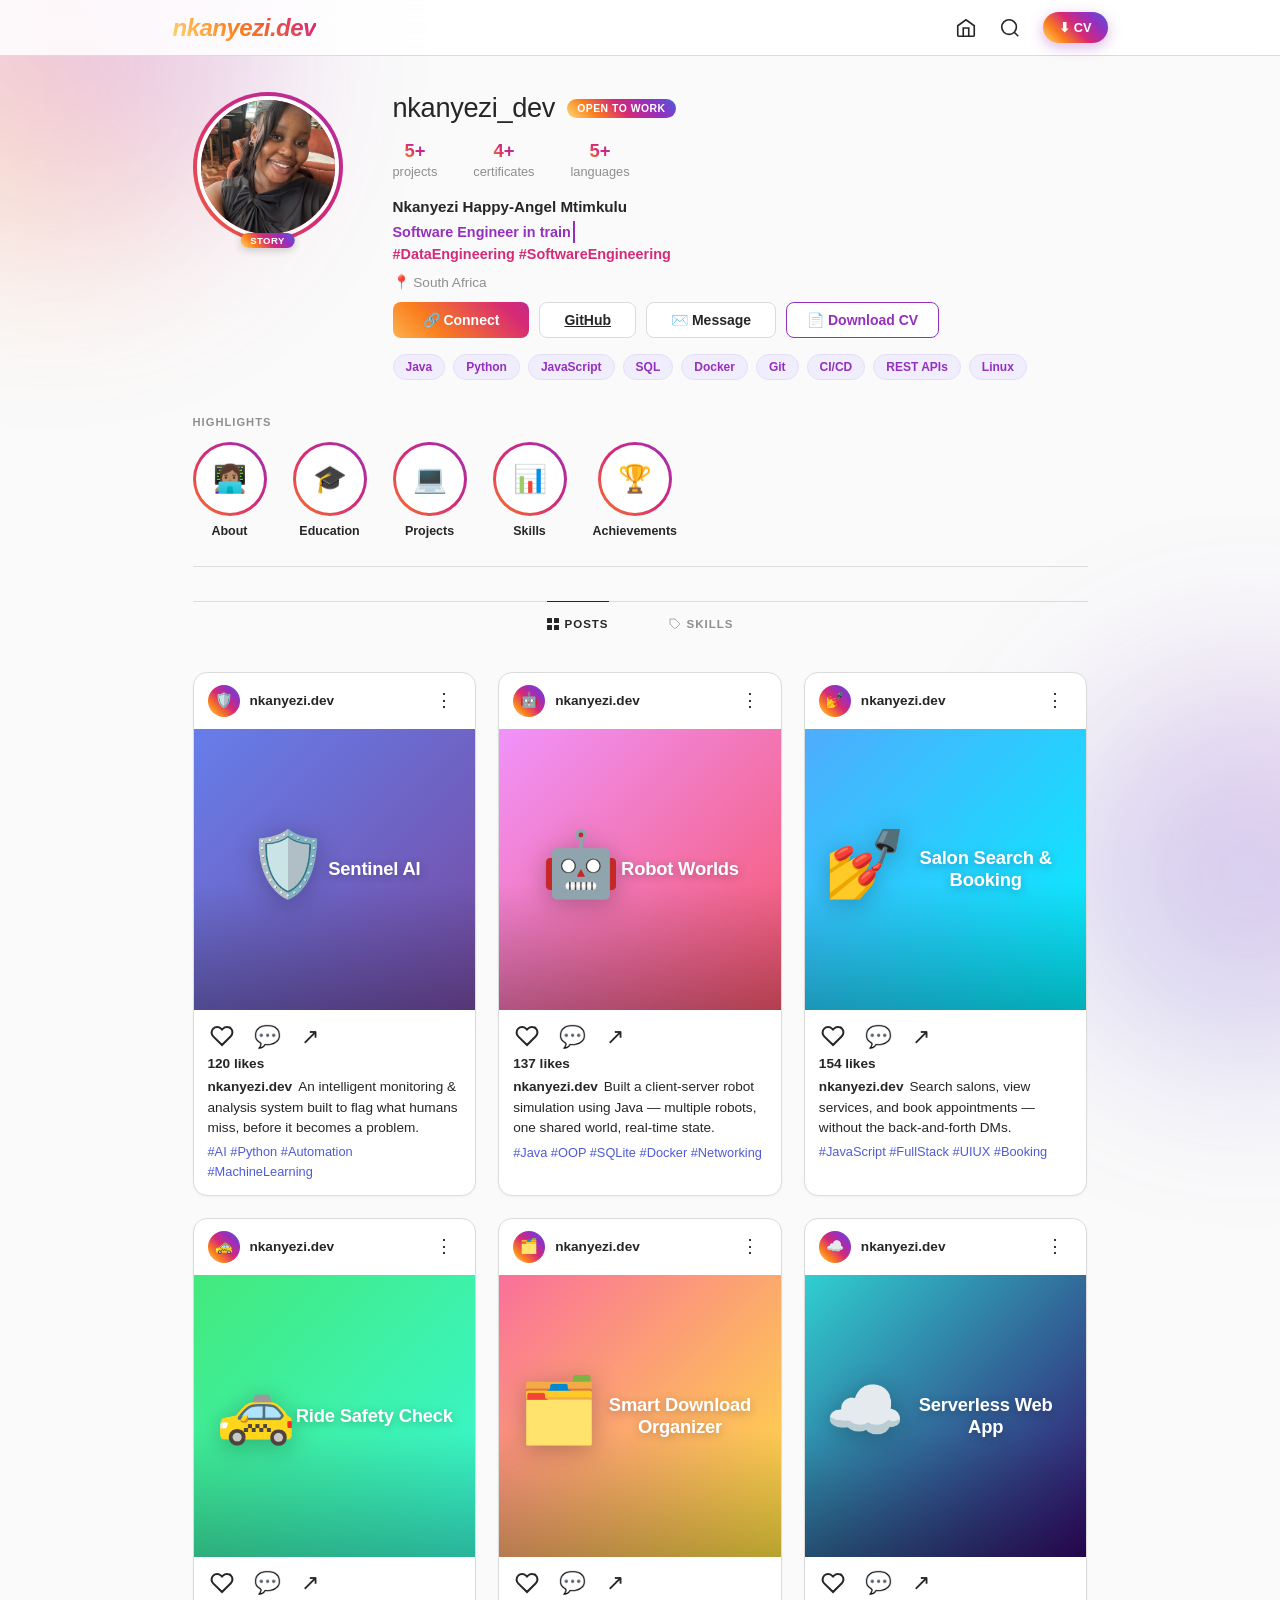
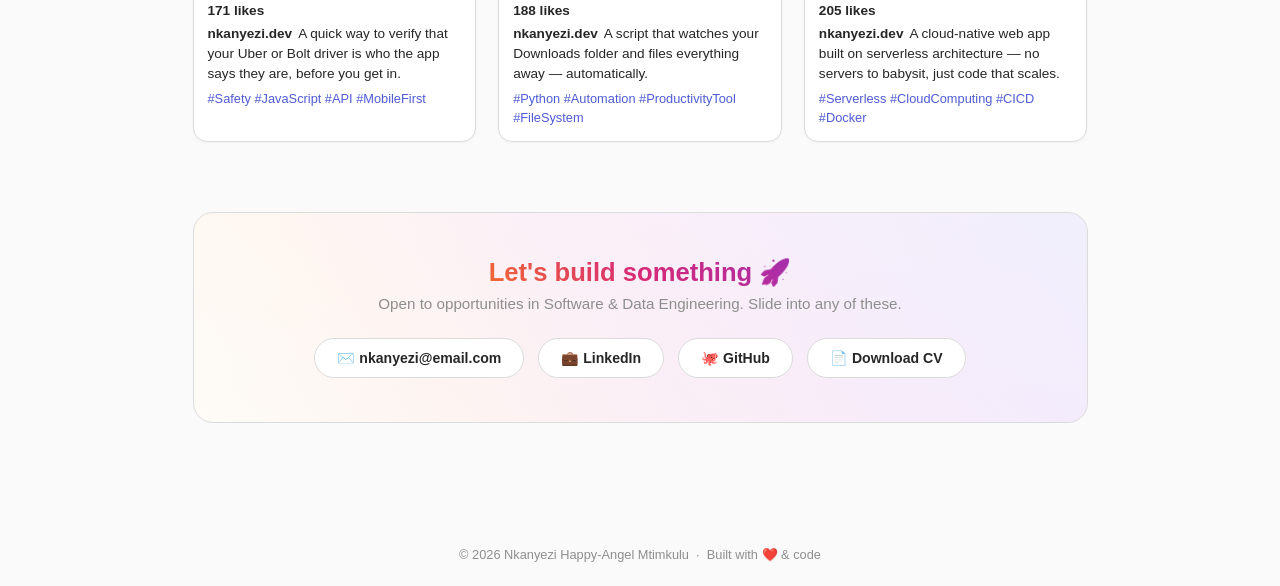
<file: Nkanyezi_portfolio.html>
<!DOCTYPE html>
<html lang="en">
<head>
  <meta charset="UTF-8" />
  <meta name="viewport" content="width=device-width, initial-scale=1.0" />
  <title>nkanyezi.dev</title>
  <link rel="stylesheet" href="stylePortfolio.css">
</head>

<body>
    <body>
<div class="blob blob-1"></div>
<div class="blob blob-2"></div>
 
<!-- NAV -->
<nav>
  <div class="nav-inner">
    <a class="nav-logo" href="#">nkanyezi.dev</a>
    <div class="nav-icons">
      <svg width="22" height="22" fill="none" stroke="currentColor" stroke-width="1.8" viewBox="0 0 24 24"><path d="M3 9.5L12 3l9 6.5V20a1 1 0 01-1 1H4a1 1 0 01-1-1V9.5z"/><path d="M9 21V12h6v9"/></svg>
      <svg width="22" height="22" fill="none" stroke="currentColor" stroke-width="1.8" viewBox="0 0 24 24"><circle cx="11" cy="11" r="8"/><line x1="21" y1="21" x2="16.65" y2="16.65"/></svg>
      <a class="nav-cv-btn" id="navCvBtn" href="Nkanyezi_Mtimkulu_CV.pdf" download>⬇ CV</a>
    </div>
  </div>
</nav>
 
<main>
 
  <!-- PROFILE HEADER -->
  <div class="profile-header">
    <div class="avatar-wrap" id="avatarOpenStory" title="Tap to view my story">
      <img src="[data-uri]" alt="Nkanyezi Mtimkulu">
    </div>
 
    <div class="profile-info">
      <div class="profile-username">
        nkanyezi_dev
        <span class="badge">Open to Work</span>
      </div>
 
      <div class="profile-stats">
        <div class="stat"><span class="stat-num">5+</span><span class="stat-label">projects</span></div>
        <div class="stat"><span class="stat-num">4+</span><span class="stat-label">certificates</span></div>
        <div class="stat"><span class="stat-num">5+</span><span class="stat-label">languages</span></div>
      </div>
 
      <div class="profile-name">Nkanyezi Happy-Angel Mtimkulu</div>
      <div class="profile-bio">
        <span class="bio-rotating" id="bioRotating"></span><br>
        <span class="tag">#DataEngineering</span> <span class="tag">#SoftwareEngineering</span>
      </div>
      <div class="profile-location">📍 South Africa</div>
 
      <div class="profile-links">
        <a href="https://www.linkedin.com/in/nkanyezi-mtimkulu" target="_blank" class="btn-connect">🔗 Connect</a>
        <a href="https://github.com/Nkanyezi016" target="_blank" class="btn-msg">GitHub</a>
        <button class="btn-msg" id="messageBtn">✉️ Message</button>
        <a href="cv-nkanyezi-mtimkulu.pdf" download class="btn-cv">📄 Download CV</a>
      </div>
 
      <div class="skills-row">
        <span class="skill-pill">Java</span>
        <span class="skill-pill">Python</span>
        <span class="skill-pill">JavaScript</span>
        <span class="skill-pill">SQL</span>
        <span class="skill-pill">Docker</span>
        <span class="skill-pill">Git</span>
        <span class="skill-pill">CI/CD</span>
        <span class="skill-pill">REST APIs</span>
        <span class="skill-pill">Linux</span>
      </div>
    </div>
  </div>
 
  <!-- HIGHLIGHTS = NAVIGATION -->
  <div class="stories-section">
    <div class="stories-label">Highlights</div>
    <div class="stories-row">
      <button class="story-item" data-story="about">
        <div class="story-ring"><div class="story-inner">👩🏽‍💻</div></div>
        <span class="story-label">About</span>
      </button>
      <button class="story-item" data-story="education">
        <div class="story-ring"><div class="story-inner">🎓</div></div>
        <span class="story-label">Education</span>
      </button>
      <button class="story-item" data-story="projects">
        <div class="story-ring"><div class="story-inner">💻</div></div>
        <span class="story-label">Projects</span>
      </button>
      <button class="story-item" data-story="skills">
        <div class="story-ring"><div class="story-inner">📊</div></div>
        <span class="story-label">Skills</span>
      </button>
      <button class="story-item" data-story="achievements">
        <div class="story-ring"><div class="story-inner">🏆</div></div>
        <span class="story-label">Achievements</span>
      </button>
    </div>
  </div>
 
  <!-- TABS -->
  <div class="tab-row">
    <div class="tab active" data-tab="posts">
      <svg width="12" height="12" fill="currentColor" viewBox="0 0 12 12"><rect width="5" height="5" rx="0.5"/><rect x="7" width="5" height="5" rx="0.5"/><rect y="7" width="5" height="5" rx="0.5"/><rect x="7" y="7" width="5" height="5" rx="0.5"/></svg>
      Posts
    </div>
    <div class="tab" data-tab="skills">
      <svg width="12" height="12" fill="none" stroke="currentColor" stroke-width="1.5" viewBox="0 0 24 24"><path d="M20.59 13.41l-7.17 7.17a2 2 0 01-2.83 0L2 12V2h10l8.59 8.59a2 2 0 010 2.82z"/><line x1="7" y1="7" x2="7.01" y2="7"/></svg>
      Skills
    </div>
  </div>
 
  <!-- POSTS PANEL -->
  <div class="tab-panel active" id="panel-posts">
    <div class="posts-grid" id="postsGrid"></div>
  </div>
 
  <!-- SKILLS PANEL -->
  <div class="tab-panel" id="panel-skills">
    <div class="skills-panel">
      <div class="skill-group">
        <h3>Languages</h3>
        <div class="skill-grid">
          <div class="skill-chip">☕ Java</div>
          <div class="skill-chip">🐍 Python</div>
          <div class="skill-chip">🌐 HTML</div>
          <div class="skill-chip">⚡ JavaScript</div>
          <div class="skill-chip">🎨 CSS</div>
          <div class="skill-chip">🗄️ SQL</div>
        </div>
      </div>
      <div class="skill-group">
        <h3>Tools &amp; Practices</h3>
        <div class="skill-grid">
          <div class="skill-chip">🔧 Git</div>
          <div class="skill-chip">🖥️ VS Code</div>
          <div class="skill-chip">🔁 CI/CD</div>
          <div class="skill-chip">🐳 Docker</div>
          <div class="skill-chip">🔌 REST APIs</div>
          <div class="skill-chip">🐧 Linux / CLI</div>
          <div class="skill-chip">📋 Agile / Scrum</div>
        </div>
      </div>
      <div class="skill-group">
        <h3>Engineering Mindset</h3>
        <div class="skill-grid">
          <div class="skill-chip">🧩 OOP</div>
          <div class="skill-chip">🧠 Problem Solving</div>
          <div class="skill-chip">🗂️ Data Structures &amp; Algorithms</div>
          <div class="skill-chip">🐞 Debugging &amp; Testing</div>
        </div>
      </div>
      <div class="skill-group">
        <h3>Analytical &amp; Soft Skills</h3>
        <div class="skill-grid">
          <div class="skill-chip">📈 Data Analysis</div>
          <div class="skill-chip">🎲 Statistical Modelling</div>
          <div class="skill-chip">🗣️ Communication</div>
          <div class="skill-chip">🤝 Teamwork</div>
        </div>
      </div>
    </div>
  </div>
 
  <!-- CONTACT -->
  <div id="contact">
    <div class="contact-inner">
      <h2>Let's build something 🚀</h2>
      <p>Open to opportunities in Software &amp; Data Engineering. Slide into any of these.</p>
      <div class="contact-links">
        <a class="contact-pill" href="mailto:nkanyezi@email.com">✉️ nkanyezi@email.com</a>
        <a class="contact-pill" href="https://www.linkedin.com/in/nkanyezi-mtimkulu" target="_blank">💼 LinkedIn</a>
        <a class="contact-pill" href="https://github.com/Nkanyezi016" target="_blank">🐙 GitHub</a>
        <a class="contact-pill" href="cv-nkanyezi-mtimkulu.pdf" download>📄 Download CV</a>
      </div>
    </div>
  </div>
 
</main>
 
<footer>
  <p>© 2026 Nkanyezi Happy-Angel Mtimkulu &nbsp;·&nbsp; Built with ❤️ &amp; code</p>
</footer>
 
<!-- STORY VIEWER -->
<div class="story-overlay" id="storyOverlay">
  <div class="story-frame">
    <div class="story-bars" id="storyBars"></div>
    <div class="story-top">
      <div class="story-top-left">
        <div class="story-avatar-mini">✨</div>
        <span class="story-username" id="storyUsername">nkanyezi_dev</span>
      </div>
      <button class="story-close" id="storyClose">✕</button>
    </div>
    <div class="story-body" id="storyBody">
      <div class="story-nav-zone left" id="storyPrev"></div>
      <div class="story-nav-zone right" id="storyNext"></div>
      <!-- slides injected here -->
    </div>
  </div>
</div>
 
<!-- COMMENT MODAL -->
<div class="modal-overlay" id="commentModal">
  <div class="modal-box">
    <button class="modal-close" data-close>✕</button>
    <div class="modal-header-bar">Project details</div>
    <div class="modal-content" id="commentContent"></div>
  </div>
</div>
 
<!-- SHARE MODAL -->
<div class="modal-overlay" id="shareModal">
  <div class="modal-box">
    <button class="modal-close" data-close>✕</button>
    <div class="modal-header-bar">Share</div>
    <div class="modal-content" id="shareContent"></div>
  </div>
</div>
 
<!-- INFO (⋮) MODAL -->
<div class="modal-overlay" id="infoModal">
  <div class="modal-box">
    <button class="modal-close" data-close>✕</button>
    <div class="modal-header-bar">Project info</div>
    <div class="modal-content" id="infoContent"></div>
  </div>
</div>
 
<!-- CASE STUDY MODAL -->
<div class="modal-overlay" id="caseModal">
  <div class="modal-box" style="max-width:560px;">
    <button class="modal-close" data-close>✕</button>
    <div id="caseContent"></div>
  </div>
</div>
 
<div class="toast" id="toast"></div>
    <script src="PortfolioActions.js"></script>
</body>
</html>
</file>
<file: stylePortfolio.css>
*, *::before, *::after { box-sizing: border-box; margin: 0; padding: 0; }

    :root{
  --ig-bg:#fafafa;
  --ig-white:#ffffff;
  --ig-border:#dbdbdb;
  --ig-text:#262626;
  --ig-secondary:#8e8e8e;
  --grad: linear-gradient(45deg,#feda75,#fa7e1e,#d62976,#962fbf,#4f5bd5);
  --grad-45: linear-gradient(45deg,#f09433,#e6683c,#dc2743,#cc2366,#bc1888);
  --purple:#962fbf;
  --blue:#4f5bd5;
  --pink:#d62976;
  --max-w:935px;
  --radius:14px;
}
*,*::before,*::after{box-sizing:border-box;margin:0;padding:0;}
html{scroll-behavior:smooth;}
body{
  font-family:-apple-system,BlinkMacSystemFont,'Segoe UI',Helvetica,Arial,sans-serif;
  background:var(--ig-bg);
  color:var(--ig-text);
  min-height:100vh;
  overflow-x:hidden;
}
/* ambient blobs for extravagance */
.blob{position:fixed;border-radius:50%;filter:blur(90px);opacity:.25;z-index:0;pointer-events:none;}
.blob-1{width:420px;height:420px;background:var(--grad);top:-160px;left:-160px;animation:float1 18s ease-in-out infinite;}
.blob-2{width:380px;height:380px;background:linear-gradient(45deg,#4f5bd5,#962fbf);bottom:-160px;right:-160px;animation:float2 22s ease-in-out infinite;}
@keyframes float1{0%,100%{transform:translate(0,0) scale(1);}50%{transform:translate(40px,60px) scale(1.15);}}
@keyframes float2{0%,100%{transform:translate(0,0) scale(1);}50%{transform:translate(-50px,-40px) scale(1.1);}}
 
/* NAV */
nav{position:sticky;top:0;z-index:100;background:rgba(255,255,255,.85);backdrop-filter:blur(12px);border-bottom:1px solid var(--ig-border);display:flex;align-items:center;justify-content:center;padding:0 20px;height:56px;}
.nav-inner{width:100%;max-width:var(--max-w);display:flex;align-items:center;justify-content:space-between;}
.nav-logo{font-size:1.5rem;font-weight:800;letter-spacing:-.5px;text-decoration:none;font-style:italic;background:var(--grad);-webkit-background-clip:text;background-clip:text;color:transparent;background-size:200% auto;animation:hue 6s linear infinite;}
@keyframes hue{0%{background-position:0% 50%;}100%{background-position:200% 50%;}}
.nav-icons{display:flex;gap:22px;align-items:center;color:var(--ig-text);}
.nav-icons svg{cursor:pointer;transition:transform .15s;}
.nav-icons svg:hover{transform:scale(1.12);}
.nav-cv-btn{display:flex;align-items:center;gap:6px;background:var(--grad);color:#fff;border:none;padding:8px 16px;border-radius:20px;font-size:.8rem;font-weight:700;cursor:pointer;text-decoration:none;box-shadow:0 4px 14px rgba(150,47,191,.35);transition:transform .15s,box-shadow .15s;}
.nav-cv-btn:hover{transform:translateY(-2px);box-shadow:0 8px 20px rgba(150,47,191,.45);}
 
main{max-width:var(--max-w);margin:0 auto;padding:36px 20px 60px;position:relative;z-index:1;}
 
/* PROFILE HEADER */
.profile-header{display:flex;align-items:flex-start;gap:50px;margin-bottom:36px;flex-wrap:wrap;}
.avatar-wrap{flex-shrink:0;width:150px;height:150px;padding:4px;border-radius:50%;background:var(--grad);background-size:300% 300%;animation:hue 5s linear infinite;display:flex;align-items:center;justify-content:center;cursor:pointer;position:relative;transition:transform .2s;}
.avatar-wrap:hover{transform:scale(1.04);}
.avatar-wrap::after{content:'story';position:absolute;bottom:-6px;left:50%;transform:translateX(-50%);background:var(--grad);color:#fff;font-size:.6rem;font-weight:700;padding:2px 10px;border-radius:10px;letter-spacing:.4px;text-transform:uppercase;box-shadow:0 2px 8px rgba(0,0,0,.2);}
.avatar-wrap img{width:100%;height:100%;border-radius:50%;object-fit:cover;border:4px solid var(--ig-white);}
.profile-info{flex:1;min-width:280px;}
.profile-username{font-size:1.7rem;font-weight:300;letter-spacing:-.3px;margin-bottom:16px;display:flex;align-items:center;gap:12px;flex-wrap:wrap;}
.badge{background:var(--grad);color:#fff;font-size:.65rem;font-weight:700;padding:4px 10px;border-radius:20px;letter-spacing:.5px;text-transform:uppercase;animation:pulse 2.4s ease-in-out infinite;}
@keyframes pulse{0%,100%{box-shadow:0 0 0 0 rgba(150,47,191,.45);}50%{box-shadow:0 0 0 6px rgba(150,47,191,0);}}
 
.profile-stats{display:flex;gap:36px;margin-bottom:18px;flex-wrap:wrap;}
.stat{text-align:center;cursor:default;}
.stat-num{font-weight:800;font-size:1.15rem;display:block;background:var(--grad);-webkit-background-clip:text;background-clip:text;color:transparent;}
.stat-label{font-size:.8rem;color:var(--ig-secondary);}
 
.profile-name{font-weight:700;font-size:.95rem;margin-bottom:6px;}
.profile-bio{font-size:.9rem;line-height:1.55;color:var(--ig-text);margin-bottom:8px;max-width:440px;min-height:44px;}
.bio-rotating{font-weight:600;color:var(--purple);}
.bio-rotating .cursor{display:inline-block;width:2px;background:var(--purple);margin-left:2px;animation:blink 1s step-end infinite;}
@keyframes blink{50%{opacity:0;}}
.profile-bio .tag{color:var(--pink);font-weight:600;}
.profile-location{font-size:.85rem;color:var(--ig-secondary);margin-bottom:12px;}
 
.profile-links{display:flex;gap:10px;flex-wrap:wrap;margin-top:8px;}
.btn-connect{background:var(--grad);background-size:220% 220%;color:#fff;border:none;border-radius:8px;padding:9px 30px;font-size:.875rem;font-weight:700;cursor:pointer;text-decoration:none;display:inline-flex;align-items:center;gap:6px;transition:filter .2s,transform .15s;animation:hue 6s linear infinite;}
.btn-connect:hover{filter:brightness(1.08);transform:translateY(-1px);}
.btn-msg{background:var(--ig-white);color:var(--ig-text);border:1.5px solid var(--ig-border);border-radius:8px;padding:9px 24px;font-size:.875rem;font-weight:700;cursor:pointer;transition:background .15s,border-color .15s;}
.btn-msg:hover{background:#f2f2f2;border-color:#bbb;}
.btn-cv{background:#fff;color:var(--purple);border:1.5px solid var(--purple);border-radius:8px;padding:9px 20px;font-size:.875rem;font-weight:700;cursor:pointer;text-decoration:none;display:inline-flex;align-items:center;gap:6px;transition:background .15s,color .15s;}
.btn-cv:hover{background:var(--purple);color:#fff;}
 
.skills-row{display:flex;flex-wrap:wrap;gap:8px;margin-top:16px;}
.skill-pill{background:#f0eefc;color:var(--purple);font-size:.75rem;font-weight:600;padding:5px 12px;border-radius:20px;border:1px solid #e5ddf7;}
 
/* HIGHLIGHTS / STORIES NAV */
.stories-section{margin-bottom:34px;border-bottom:1px solid var(--ig-border);padding-bottom:24px;}
.stories-label{font-size:.7rem;text-transform:uppercase;letter-spacing:1px;color:var(--ig-secondary);font-weight:700;margin-bottom:14px;}
.stories-row{display:flex;gap:26px;overflow-x:auto;padding-bottom:4px;}
.story-item{display:flex;flex-direction:column;align-items:center;gap:8px;cursor:pointer;background:none;border:none;flex-shrink:0;}
.story-ring{width:74px;height:74px;border-radius:50%;background:var(--grad);background-size:220% 220%;padding:3px;display:flex;align-items:center;justify-content:center;transition:transform .15s;}
.story-item:hover .story-ring{transform:scale(1.06);}
.story-inner{width:100%;height:100%;border-radius:50%;background:#fff;display:flex;align-items:center;justify-content:center;font-size:1.7rem;border:3px solid #fff;}
.story-label{font-size:.78rem;color:var(--ig-text);font-weight:600;white-space:nowrap;}
 
/* TABS */
.tab-row{display:flex;justify-content:center;gap:60px;border-top:1px solid var(--ig-border);margin-bottom:2px;}
.tab{display:flex;align-items:center;gap:6px;padding:16px 0;font-size:.72rem;font-weight:700;letter-spacing:1px;text-transform:uppercase;color:var(--ig-secondary);cursor:pointer;border-top:1px solid transparent;margin-top:-1px;transition:color .15s;}
.tab.active{color:var(--ig-text);border-top:1px solid var(--ig-text);}
.tab:hover{color:var(--ig-text);}
 
.tab-panel{display:none;}
.tab-panel.active{display:block;}
 
/* POSTS GRID -> instagram post cards */
.posts-grid{display:grid;grid-template-columns:repeat(3,1fr);gap:22px;margin-top:26px;}
@media(max-width:780px){.posts-grid{grid-template-columns:repeat(2,1fr);gap:16px;}}
@media(max-width:520px){.posts-grid{grid-template-columns:1fr;}}
.post-card{background:#fff;border:1px solid var(--ig-border);border-radius:var(--radius);overflow:hidden;box-shadow:0 1px 3px rgba(0,0,0,.04);transition:box-shadow .2s,transform .2s;}
.post-card:hover{box-shadow:0 12px 28px rgba(0,0,0,.1);transform:translateY(-3px);}
.post-head{display:flex;align-items:center;justify-content:space-between;padding:12px 14px;}
.post-head-left{display:flex;align-items:center;gap:10px;}
.post-avatar{width:32px;height:32px;border-radius:50%;background:var(--grad);display:flex;align-items:center;justify-content:center;font-size:.9rem;flex-shrink:0;}
.post-user{font-size:.85rem;font-weight:700;}
.post-more{cursor:pointer;font-size:1.1rem;color:var(--ig-text);background:none;border:none;padding:4px 8px;border-radius:50%;transition:background .15s;line-height:1;}
.post-more:hover{background:#f2f2f2;}
 
.post-media{position:relative;width:100%;aspect-ratio:1/1;cursor:pointer;overflow:hidden;display:flex;align-items:center;justify-content:center;color:#fff;text-align:center;padding:20px;}
.post-media .post-emoji{font-size:4rem;margin-bottom:10px;filter:drop-shadow(0 4px 12px rgba(0,0,0,.25));}
.post-media .post-title{font-size:1.15rem;font-weight:800;letter-spacing:-.2px;text-shadow:0 2px 10px rgba(0,0,0,.25);}
.post-media::before{content:'';position:absolute;inset:0;background:linear-gradient(180deg,rgba(0,0,0,0) 55%,rgba(0,0,0,.28) 100%);}
.post-media .heart-burst{position:absolute;font-size:5.5rem;opacity:0;pointer-events:none;filter:drop-shadow(0 4px 10px rgba(0,0,0,.3));z-index:2;}
.post-media .heart-burst.burst{animation:heartburst .8s ease-out;}
@keyframes heartburst{0%{opacity:0;transform:scale(.4) rotate(-8deg);}18%{opacity:1;transform:scale(1.15) rotate(4deg);}35%{transform:scale(1) rotate(0);}75%{opacity:1;}100%{opacity:0;transform:scale(1) rotate(0);}}
 
.post-actions{display:flex;align-items:center;gap:16px;padding:12px 14px 4px;}
.post-actions button{background:none;border:none;cursor:pointer;font-size:1.35rem;color:var(--ig-text);padding:2px;line-height:1;transition:transform .12s;display:flex;align-items:center;}
.post-actions button:hover{transform:scale(1.12);}
.post-actions .like-btn.liked{color:#ed4956;}
.post-actions .like-btn.liked svg{fill:#ed4956;stroke:#ed4956;}
.post-likes{padding:2px 14px 0;font-size:.85rem;font-weight:700;}
.post-caption{padding:6px 14px 4px;font-size:.85rem;line-height:1.5;}
.post-caption b{margin-right:6px;}
.post-hashtags{padding:0 14px 14px;font-size:.8rem;color:var(--blue);line-height:1.5;}
 
/* SKILLS PANEL */
.skills-panel{margin-top:26px;display:flex;flex-direction:column;gap:26px;}
.skill-group h3{font-size:.75rem;text-transform:uppercase;letter-spacing:1px;color:var(--ig-secondary);margin-bottom:12px;}
.skill-grid{display:flex;flex-wrap:wrap;gap:10px;}
.skill-chip{background:#fff;border:1px solid var(--ig-border);border-radius:12px;padding:14px 18px;font-weight:700;font-size:.9rem;display:flex;align-items:center;gap:8px;transition:transform .15s,box-shadow .15s,border-color .15s;}
.skill-chip:hover{transform:translateY(-3px);box-shadow:0 8px 18px rgba(0,0,0,.08);border-color:transparent;background:var(--grad);color:#fff;}
 
/* CONTACT SECTION */
#contact{margin-top:70px;padding:44px 32px;border-radius:20px;background:linear-gradient(135deg,#fff 0%,#faf7ff 100%);border:1px solid var(--ig-border);position:relative;overflow:hidden;}
#contact::before{content:'';position:absolute;inset:0;background:var(--grad);opacity:.06;}
.contact-inner{position:relative;z-index:1;text-align:center;}
.contact-inner h2{font-size:1.6rem;font-weight:800;margin-bottom:8px;background:var(--grad);-webkit-background-clip:text;background-clip:text;color:transparent;}
.contact-inner p{color:var(--ig-secondary);margin-bottom:26px;font-size:.95rem;}
.contact-links{display:flex;gap:14px;justify-content:center;flex-wrap:wrap;}
.contact-pill{display:flex;align-items:center;gap:8px;background:#fff;border:1.5px solid var(--ig-border);padding:11px 22px;border-radius:30px;text-decoration:none;color:var(--ig-text);font-weight:700;font-size:.88rem;transition:transform .15s,box-shadow .15s,border-color .15s;}
.contact-pill:hover{transform:translateY(-3px);box-shadow:0 10px 24px rgba(150,47,191,.18);border-color:var(--purple);}
 
footer{max-width:var(--max-w);margin:40px auto 0;padding:24px 20px;text-align:center;font-size:.8rem;color:var(--ig-secondary);position:relative;z-index:1;}
footer a{color:var(--purple);text-decoration:none;font-weight:600;}
 
/* ===== STORY VIEWER ===== */
.story-overlay{position:fixed;inset:0;background:#000;z-index:1000;display:none;align-items:center;justify-content:center;}
.story-overlay.open{display:flex;}
.story-frame{position:relative;width:100%;max-width:420px;height:100%;max-height:820px;background:#111;overflow:hidden;border-radius:0;display:flex;flex-direction:column;}
@media(min-width:480px){.story-frame{border-radius:16px;height:90vh;}}
.story-bars{display:flex;gap:4px;padding:10px 10px 0;}
.story-bar{flex:1;height:3px;background:rgba(255,255,255,.35);border-radius:2px;overflow:hidden;}
.story-bar-fill{height:100%;width:0%;background:#fff;border-radius:2px;}
.story-bar.done .story-bar-fill{width:100%!important;transition:none;}
.story-bar.active .story-bar-fill{transition:width linear;}
.story-top{display:flex;align-items:center;justify-content:space-between;padding:10px 14px;}
.story-top-left{display:flex;align-items:center;gap:10px;color:#fff;}
.story-avatar-mini{width:30px;height:30px;border-radius:50%;background:var(--grad);display:flex;align-items:center;justify-content:center;font-size:.8rem;}
.story-username{font-size:.85rem;font-weight:700;}
.story-close{background:none;border:none;color:#fff;font-size:1.5rem;cursor:pointer;padding:4px 8px;line-height:1;}
.story-body{flex:1;display:flex;align-items:center;justify-content:center;position:relative;padding:30px 34px;text-align:center;color:#fff;}
.story-slide{display:none;flex-direction:column;align-items:center;gap:16px;animation:storyIn .35s ease;width:100%;}
.story-slide.active{display:flex;}
@keyframes storyIn{from{opacity:0;transform:scale(.96);}to{opacity:1;transform:scale(1);}}
.story-emoji{font-size:3.4rem;}
.story-headline{font-size:1.5rem;font-weight:800;line-height:1.3;}
.story-sub{font-size:1rem;opacity:.85;line-height:1.5;max-width:320px;}
.story-cta{margin-top:8px;background:#fff;color:#111;padding:10px 22px;border-radius:24px;font-weight:700;font-size:.85rem;text-decoration:none;}
.story-nav-zone{position:absolute;top:0;bottom:0;width:35%;z-index:5;cursor:pointer;}
.story-nav-zone.left{left:0;}
.story-nav-zone.right{right:0;}
 
/* ===== MODALS ===== */
.modal-overlay{position:fixed;inset:0;background:rgba(0,0,0,.65);z-index:900;display:none;align-items:center;justify-content:center;padding:20px;}
.modal-overlay.open{display:flex;}
.modal-box{background:#fff;border-radius:16px;max-width:480px;width:100%;max-height:85vh;overflow-y:auto;position:relative;animation:modalIn .25s ease;}
@keyframes modalIn{from{opacity:0;transform:translateY(16px) scale(.98);}to{opacity:1;transform:translateY(0) scale(1);}}
.modal-close{position:absolute;top:12px;right:14px;background:#f2f2f2;border:none;width:30px;height:30px;border-radius:50%;font-size:1.1rem;cursor:pointer;z-index:2;}
.modal-header-bar{padding:18px 20px 10px;border-bottom:1px solid var(--ig-border);font-weight:800;font-size:1rem;}
.modal-content{padding:18px 20px 22px;}
 
/* comment modal */
.comment-item{display:flex;gap:10px;margin-bottom:16px;}
.comment-avatar{width:32px;height:32px;border-radius:50%;background:var(--grad);flex-shrink:0;display:flex;align-items:center;justify-content:center;font-size:.85rem;}
.comment-body b{margin-right:6px;font-size:.85rem;}
.comment-text{font-size:.85rem;line-height:1.5;color:var(--ig-text);}
.comment-meta{font-size:.72rem;color:var(--ig-secondary);margin-top:3px;}
.comment-input-row{display:flex;align-items:center;gap:10px;border-top:1px solid var(--ig-border);padding-top:14px;margin-top:6px;}
.comment-input-row input{flex:1;border:none;outline:none;font-size:.85rem;padding:6px 0;color:var(--ig-secondary);}
.comment-input-row span{font-size:.8rem;font-weight:700;color:#c2c2c2;}
 
/* share modal */
.share-option{display:flex;align-items:center;gap:14px;padding:13px 4px;border-bottom:1px solid #f0f0f0;cursor:pointer;font-size:.9rem;font-weight:600;transition:background .15s;border-radius:8px;}
.share-option:hover{background:#faf9fc;}
.share-icon{width:38px;height:38px;border-radius:50%;background:var(--grad);display:flex;align-items:center;justify-content:center;font-size:1.05rem;flex-shrink:0;}
 
/* info / case-study modal */
.info-row{display:flex;justify-content:space-between;padding:10px 0;border-bottom:1px solid #f0f0f0;font-size:.85rem;}
.info-row span:first-child{color:var(--ig-secondary);font-weight:600;}
.info-row span:last-child{font-weight:700;text-align:right;}
 
.case-hero{aspect-ratio:16/9;display:flex;flex-direction:column;align-items:center;justify-content:center;color:#fff;gap:8px;border-radius:16px 16px 0 0;}
.case-hero .ce{font-size:3.4rem;}
.case-hero .ct{font-size:1.35rem;font-weight:800;}
.case-tags{display:flex;flex-wrap:wrap;gap:8px;margin:14px 0;}
.case-tag{background:#f0eefc;color:var(--purple);font-size:.72rem;font-weight:700;padding:4px 10px;border-radius:14px;}
.case-section-title{font-size:.72rem;text-transform:uppercase;letter-spacing:1px;color:var(--ig-secondary);font-weight:700;margin:16px 0 6px;}
.case-text{font-size:.88rem;line-height:1.6;color:var(--ig-text);}
.case-links{display:flex;gap:10px;margin-top:20px;flex-wrap:wrap;}
.case-links a{flex:1;text-align:center;padding:11px;border-radius:10px;text-decoration:none;font-weight:700;font-size:.85rem;}
.case-links .primary{background:var(--grad);color:#fff;}
.case-links .secondary{border:1.5px solid var(--ig-border);color:var(--ig-text);}
 
/* toast */
.toast{position:fixed;bottom:26px;left:50%;transform:translateX(-50%) translateY(20px);background:#262626;color:#fff;padding:12px 22px;border-radius:24px;font-size:.85rem;font-weight:600;opacity:0;pointer-events:none;transition:opacity .25s,transform .25s;z-index:1200;display:flex;align-items:center;gap:8px;}
.toast.show{opacity:1;transform:translateX(-50%) translateY(0);}
 
@media(max-width:600px){
  .profile-header{gap:24px;}
  .avatar-wrap{width:110px;height:110px;}
  .profile-stats{gap:22px;}
}
</file>
